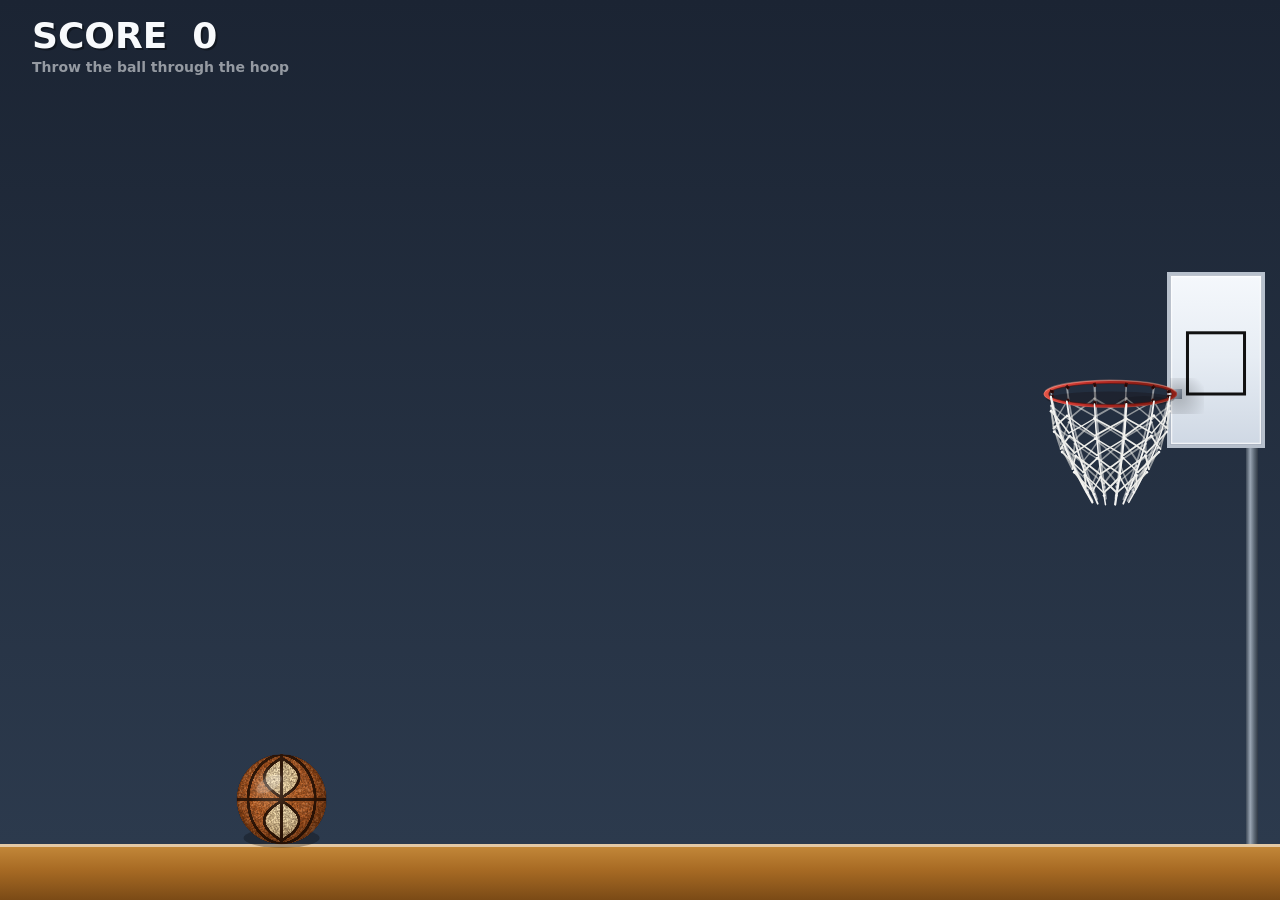
<file: basketball game/index.html>
<!DOCTYPE html>
<html lang="en">
<head>
    <meta charset="UTF-8">
    <meta name="viewport" content="width=device-width, initial-scale=1.0">
    <title>Basketball Game</title>
    <link rel="stylesheet" href="app.css">
</head>
<body>
    <canvas id="canvas"></canvas>
    <script src="basketball.js"></script>
</body>
</html>
</file>
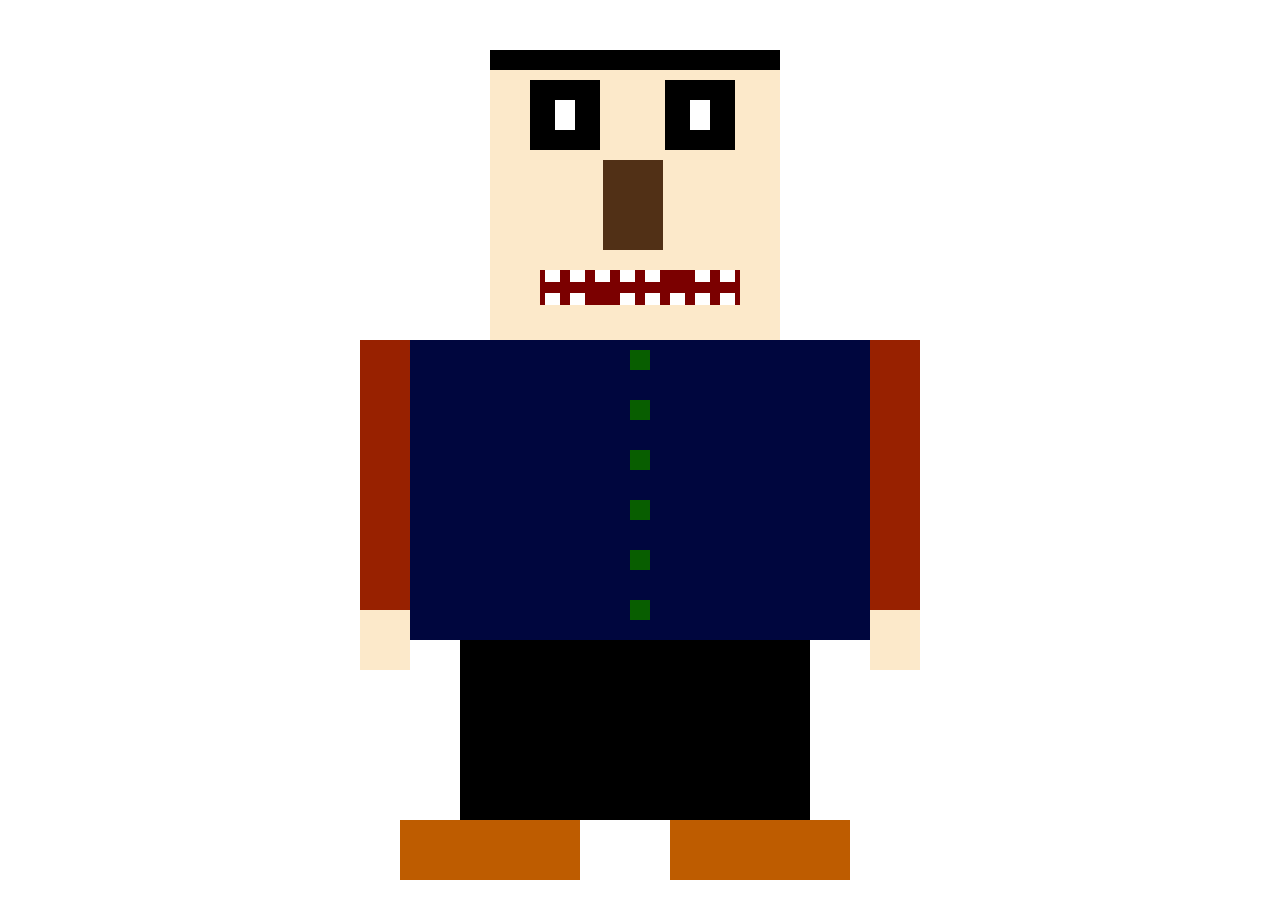
<file: Session2 setup/index.html>
<!DOCTYPE html>
<html lang="en">
<head>
    <meta charset="UTF-8">
    <meta name="viewport" content="width=device-width, initial-scale=1.0">
    <title>session2 setup</title>
    <link rel="stylesheet" href="app.css">
</head>
<body>
    <canvas id="canvas" width="1400px" height="900px"></canvas>
    <script src="script.js"></script>
</body>
</html>
</file>
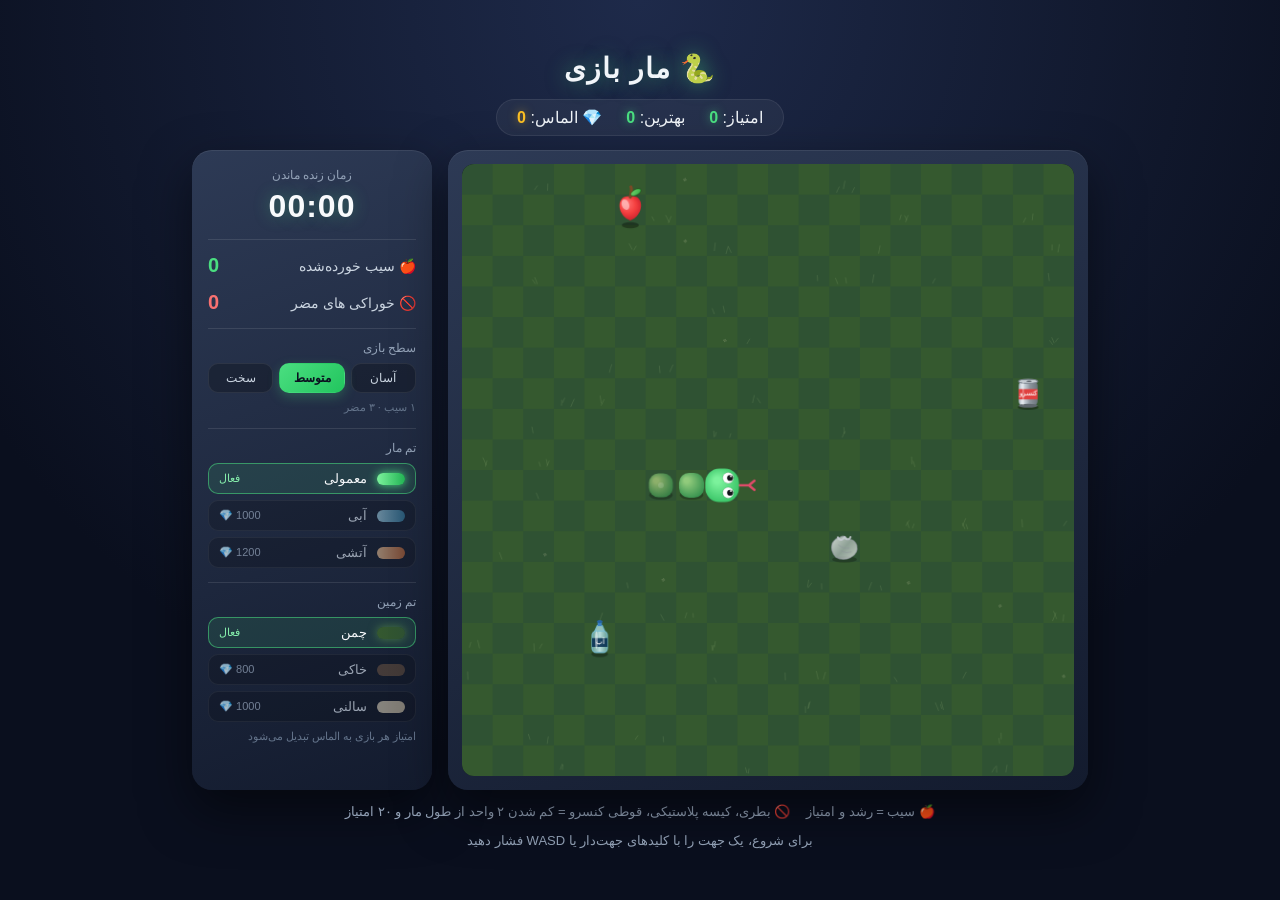
<file: Session3 snake game/index.html>
<!DOCTYPE html>
<html lang="fa" dir="rtl">
<head>
<meta charset="UTF-8">
<title>مار بازی sobhankj</title>
<link rel="stylesheet" href="style.css">
</head>
<body>

<h1>🐍 مار بازی</h1>
<div id="scoreBoard">
  <div>امتیاز: <span id="score">0</span></div>
  <div>بهترین: <span id="highScore">0</span></div>
  <div class="gems-stat">💎 الماس: <span id="gemCount">0</span></div>
</div>

<div id="playArea">
  <div id="canvasWrap">
    <canvas id="gameCanvas" width="640" height="640"></canvas>
  </div>
  <aside id="statsBox">
    <div id="statsTime">
      <div class="stats-label">زمان زنده ماندن</div>
      <div id="aliveTime">00:00</div>
    </div>
    <div class="stats-row apple">
      <span>🍎 سیب خورده‌شده</span>
      <strong id="appleCount">0</strong>
    </div>
    <div class="stats-row harmful-total">
      <span>🚫 خوراکی های مضر</span>
      <strong id="harmfulCount">0</strong>
    </div>

    <div class="stats-section">
      <div class="stats-label">سطح بازی</div>
      <div class="choice-row" id="difficultyChoices">
        <button type="button" class="choice-btn" data-diff="easy">آسان</button>
        <button type="button" class="choice-btn active" data-diff="medium">متوسط</button>
        <button type="button" class="choice-btn" data-diff="hard">سخت</button>
      </div>
      <div class="choice-hint" id="diffHint">۱ سیب · ۳ مضر</div>
    </div>

    <div class="stats-section">
      <div class="stats-label">تم مار</div>
      <div class="theme-row" id="themeChoices">
        <button type="button" class="theme-btn active" data-theme="classic">
          <span class="theme-swatch swatch-classic"></span>
          <span class="theme-meta">
            <span class="theme-name">معمولی</span>
            <span class="theme-status"></span>
          </span>
        </button>
        <button type="button" class="theme-btn" data-theme="ice">
          <span class="theme-swatch swatch-ice"></span>
          <span class="theme-meta">
            <span class="theme-name">آبی</span>
            <span class="theme-status"></span>
          </span>
        </button>
        <button type="button" class="theme-btn" data-theme="fire">
          <span class="theme-swatch swatch-fire"></span>
          <span class="theme-meta">
            <span class="theme-name">آتشی</span>
            <span class="theme-status"></span>
          </span>
        </button>
      </div>
    </div>

    <div class="stats-section">
      <div class="stats-label">تم زمین</div>
      <div class="theme-row" id="groundChoices">
        <button type="button" class="theme-btn active" data-ground="grass">
          <span class="theme-swatch swatch-grass"></span>
          <span class="theme-meta">
            <span class="theme-name">چمن</span>
            <span class="theme-status"></span>
          </span>
        </button>
        <button type="button" class="theme-btn" data-ground="dirt">
          <span class="theme-swatch swatch-dirt"></span>
          <span class="theme-meta">
            <span class="theme-name">خاکی</span>
            <span class="theme-status"></span>
          </span>
        </button>
        <button type="button" class="theme-btn" data-ground="hall">
          <span class="theme-swatch swatch-hall"></span>
          <span class="theme-meta">
            <span class="theme-name">سالنی</span>
            <span class="theme-status"></span>
          </span>
        </button>
      </div>
      <div class="choice-hint">امتیاز هر بازی به الماس تبدیل می‌شود</div>
    </div>
  </aside>
</div>

<div id="legend">
  <div>🍎 سیب = رشد و امتیاز</div>
  <div><span>🚫</span> بطری، کیسه پلاستیکی، قوطی کنسرو = کم شدن ۲ واحد از طول مار و ۲۰ امتیاز</div>
</div>

<div class="hint" id="hintText">برای شروع، یک جهت را با کلیدهای جهت‌دار یا WASD فشار دهید</div>

<div id="controls">
  <button id="up">▲</button>
  <button id="left">◀</button>
  <button id="down">▼</button>
  <button id="right">▶</button>
</div>

<div id="overlay">
  <h2>باختی! 💥</h2>
  <p id="finalScore">امتیاز نهایی: 0</p>
  <p id="gemsEarned" class="gems-earned"></p>
  <button id="restartBtn">بازی مجدد</button>
</div>

<div id="shopToast" hidden></div>

<script src="game.js"></script>

</body>
</html>
</file>
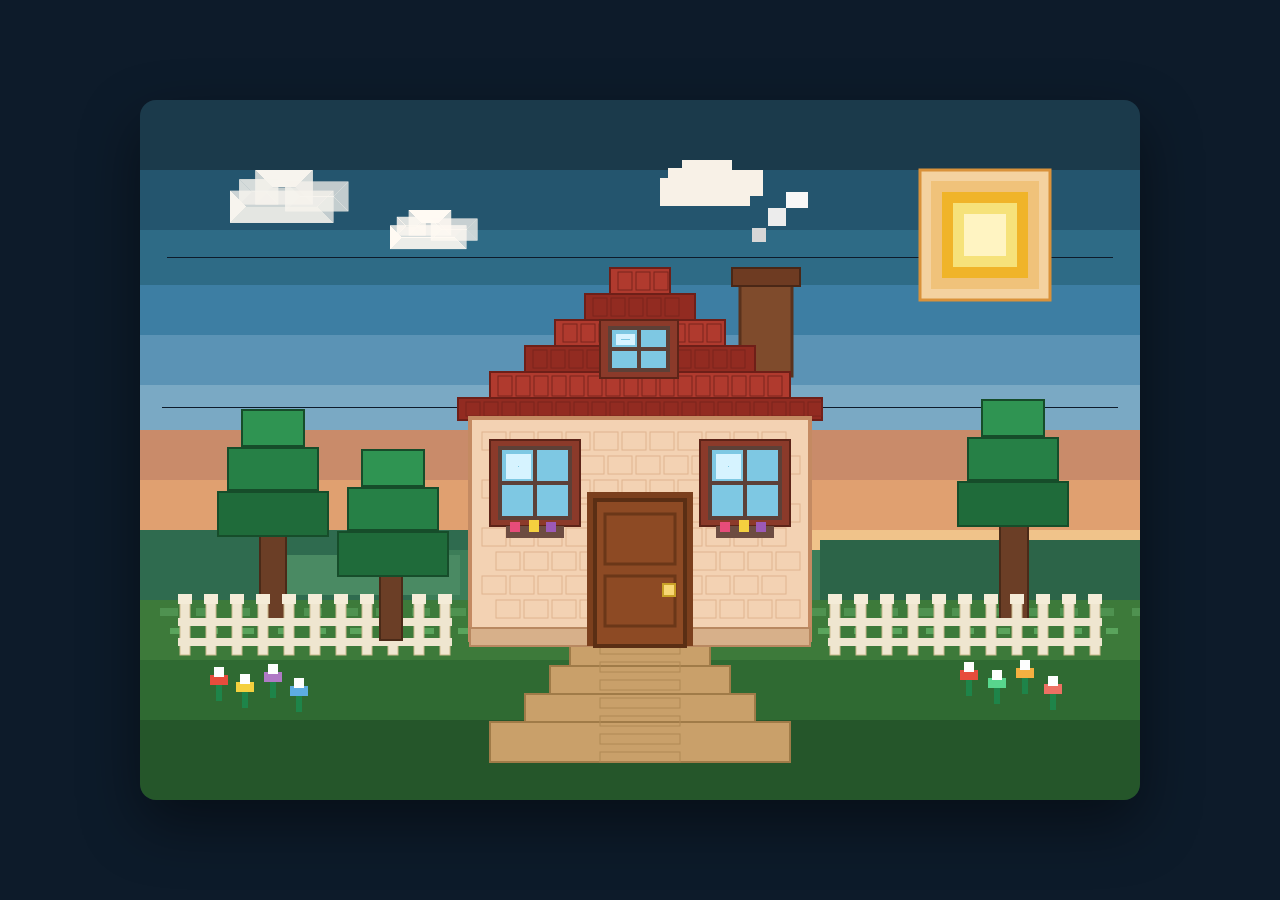
<file: Session4 home/index.html>
<!DOCTYPE html>
<html lang="en">
<head>
    <meta charset="UTF-8">
    <meta name="viewport" content="width=device-width, initial-scale=1.0">
    <title>session4 home</title>
    <link rel="stylesheet" href="app.css">
</head>
<body>
    <canvas id="canvas" width="1000" height="700"></canvas>
    <script src="home.js"></script>
</body>
</html>
</file>
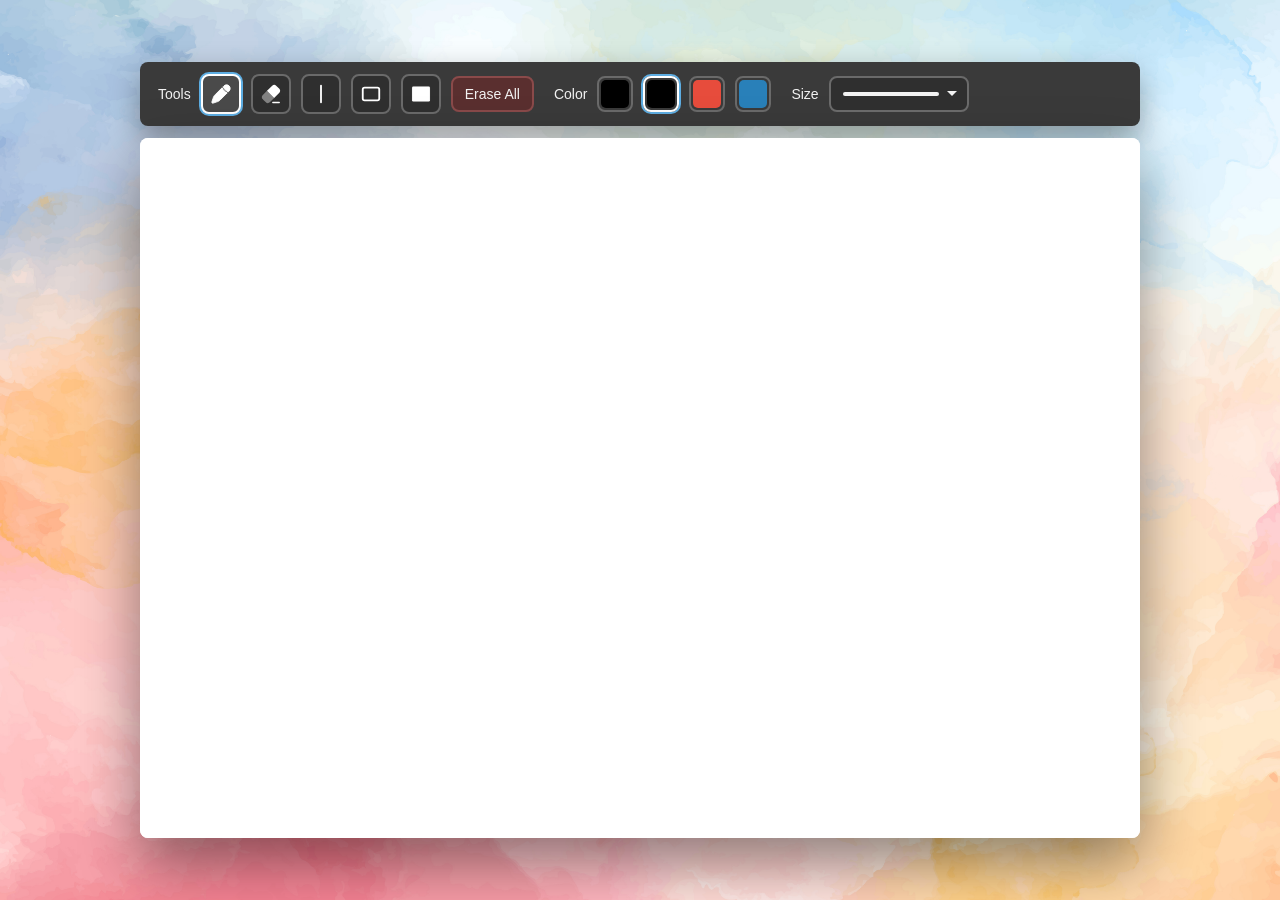
<file: Session5 paint/index.html>
<!DOCTYPE html>
<html lang="en">
<head>
    <meta charset="UTF-8">
    <meta name="viewport" content="width=device-width, initial-scale=1.0">
    <title>Session5 paint</title>
    <link rel="stylesheet" href="app.css">
</head>
<body>
    <div class="paint-app">
        <div class="toolbar">
            <div class="toolbar-group">
                <span>Tools</span>
                <button type="button" class="tool-btn active" data-tool="pen" title="Pen" aria-label="Pen">
                    <img src="icons/pen.svg" alt="">
                </button>
                <button type="button" class="tool-btn" data-tool="eraser" title="Eraser" aria-label="Eraser">
                    <img src="icons/eraser.svg" alt="">
                </button>
                <button type="button" class="tool-btn" data-tool="line" title="Line" aria-label="Line">
                    <img src="icons/line.svg" alt="">
                </button>
                <button type="button" class="tool-btn" data-tool="rect" title="Rect" aria-label="Rect">
                    <img src="icons/rectangle.svg" alt="">
                </button>
                <button type="button" class="tool-btn" data-tool="fillRect" title="Fill Rect" aria-label="Fill Rect">
                    <img src="icons/fill-rectangle.svg" alt="">
                </button>
                <button type="button" class="action-btn" id="eraseAllBtn">Erase All</button>
            </div>

            <div class="toolbar-group">
                <span>Color</span>
                <input type="color" id="colorPicker" value="#000000">
                <input type="color" class="preset active" value="#000000">
                <input type="color" class="preset" value="#e74c3c">
                <input type="color" class="preset" value="#2980b9">
            </div>

            <div class="toolbar-group">
                <span>Size</span>
                <div class="size-select" id="sizeSelect">
                    <button type="button" class="size-select-toggle" id="sizeToggle" aria-expanded="false">
                        <span class="size-line" id="sizePreview"></span>
                    </button>
                    <div class="size-options" id="sizeOptions" hidden>
                        <button type="button" class="size-option" data-size="2">
                            <span class="size-line" style="height: 2px;"></span>
                        </button>
                        <button type="button" class="size-option active" data-size="4">
                            <span class="size-line" style="height: 4px;"></span>
                        </button>
                        <button type="button" class="size-option" data-size="8">
                            <span class="size-line" style="height: 8px;"></span>
                        </button>
                        <button type="button" class="size-option" data-size="12">
                            <span class="size-line" style="height: 12px;"></span>
                        </button>
                        <button type="button" class="size-option" data-size="20">
                            <span class="size-line" style="height: 20px;"></span>
                        </button>
                    </div>
                </div>
            </div>
        </div>

        <canvas id="canvas" width="1000" height="700"></canvas>
    </div>
    <script src="paint.js"></script>
</body>
</html>
</file>
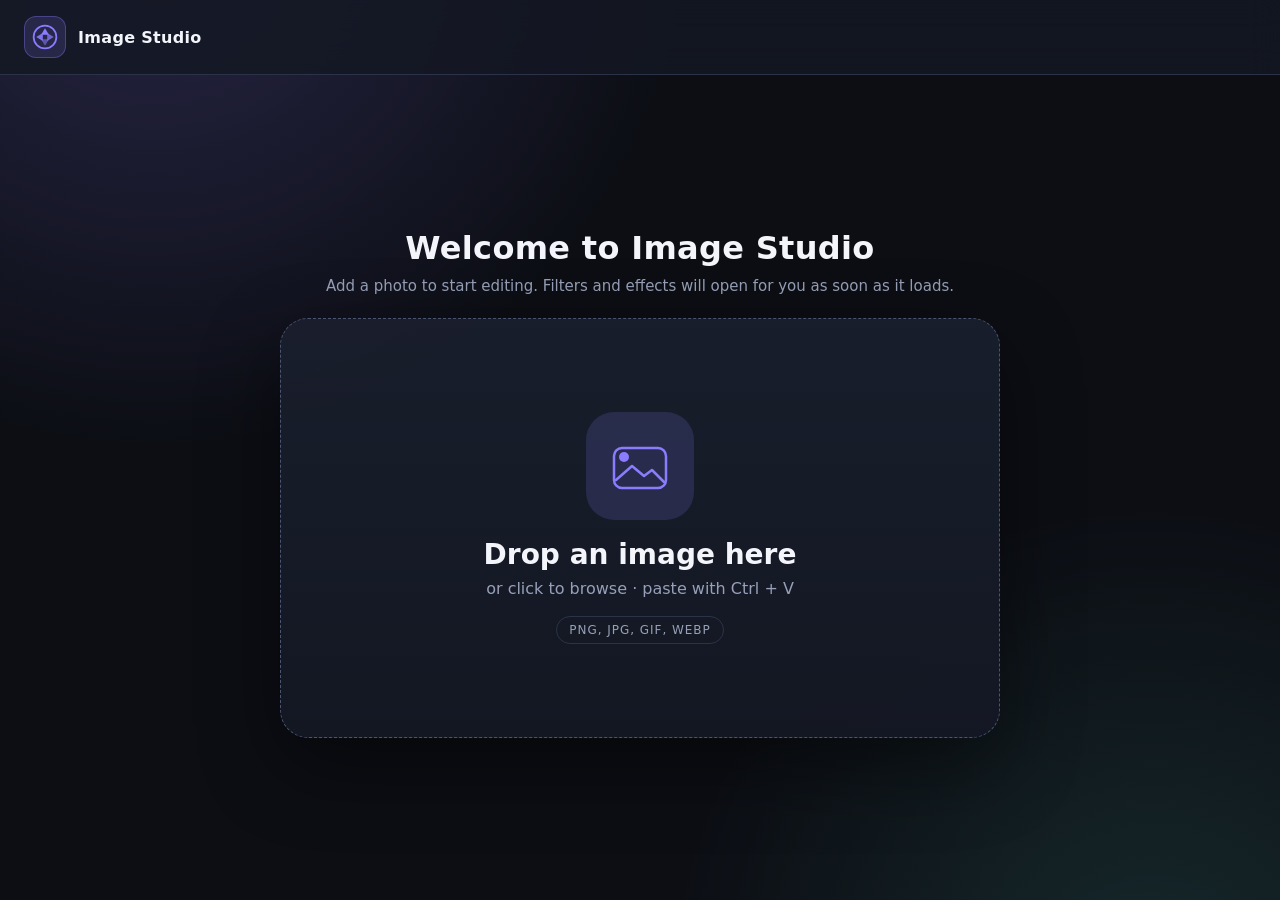
<file: Session6 ImageEditor/index.html>
<!DOCTYPE html>
<html lang="en">
<head>
    <meta charset="UTF-8">
    <meta name="viewport" content="width=device-width, initial-scale=1.0">
    <title>Image Editor</title>
    <link rel="stylesheet" href="app.css">
</head>
<body>
    <input type="file" id="fileInput" accept="image/*" hidden>

    <svg class="svg-fx" aria-hidden="true" focusable="false">
        <defs>
            <filter id="fxChain" color-interpolation-filters="sRGB" x="-40%" y="-40%" width="180%" height="180%">
                <feGaussianBlur id="fxBlur" in="SourceGraphic" stdDeviation="0 0" result="blurred"></feGaussianBlur>
                <feConvolveMatrix id="fxSharpen" in="blurred" order="3" kernelMatrix="0 0 0 0 1 0 0 0 0" preserveAlpha="true" result="sharp"></feConvolveMatrix>
                <feComponentTransfer id="fxTone" in="sharp" result="toned">
                    <feFuncR id="fxGammaR" type="gamma" amplitude="1" exponent="1" offset="0"></feFuncR>
                    <feFuncG id="fxGammaG" type="gamma" amplitude="1" exponent="1" offset="0"></feFuncG>
                    <feFuncB id="fxGammaB" type="gamma" amplitude="1" exponent="1" offset="0"></feFuncB>
                </feComponentTransfer>
            </filter>
            <filter id="duotone" color-interpolation-filters="sRGB">
                <feColorMatrix id="duotoneMatrix" type="matrix" values="1 0 0 0 0  0 1 0 0 0  0 0 1 0 0  0 0 0 1 0"></feColorMatrix>
            </filter>
        </defs>
    </svg>

    <div class="editor">
        <header class="topbar">
            <div class="brand">
                <span class="brand-mark" aria-hidden="true">
                    <svg viewBox="0 0 32 32" width="28" height="28">
                        <circle cx="16" cy="16" r="13" fill="none" stroke="currentColor" stroke-width="2"></circle>
                        <path d="M16 6 L20.5 13.5 H11.5 Z" fill="currentColor"></path>
                        <path d="M26 16 L18.5 20.5 V11.5 Z" fill="currentColor" opacity="0.75"></path>
                        <path d="M16 26 L11.5 18.5 H20.5 Z" fill="currentColor" opacity="0.55"></path>
                        <path d="M6 16 L13.5 11.5 V20.5 Z" fill="currentColor" opacity="0.9"></path>
                    </svg>
                </span>
                <div>
                    <strong>Image Studio</strong>
                </div>
            </div>

            <div class="image-meta" data-image-meta hidden>
                <span class="file-name" data-file-name></span>
                <span data-image-size></span>
            </div>

            <div class="topbar-actions" data-editor-actions hidden>
                <button type="button" class="ghost-btn js-change-image">Change image</button>
                <button type="button" class="primary-btn js-download">Download</button>
            </div>
        </header>

        <main class="workspace" id="workspace">
            <div class="landing" id="landing">
                <div class="welcome">
                    <h1>Welcome to Image Studio</h1>
                    <p>Add a photo to start editing. Filters and effects will open for you as soon as it loads.</p>
                </div>

                <label class="dropzone" id="dropzone" for="fileInput">
                <span class="dropzone-glow" aria-hidden="true"></span>
                <span class="dropzone-icon" aria-hidden="true">
                    <svg viewBox="0 0 72 72" width="72" height="72">
                        <rect x="10" y="18" width="52" height="40" rx="8" fill="none" stroke="currentColor" stroke-width="2.5"></rect>
                        <circle cx="20" cy="27" r="5" fill="currentColor"></circle>
                        <path d="M12 50 L28 36 L40 46 L48 40 L60 52" fill="none" stroke="currentColor" stroke-width="2.5" stroke-linecap="round" stroke-linejoin="round"></path>
                    </svg>
                </span>
                <span class="dropzone-title">Drop an image here</span>
                <span class="dropzone-copy">or click to browse · paste with Ctrl + V</span>
                <span class="dropzone-hint">PNG, JPG, GIF, WebP</span>
                <span class="dropzone-error" id="dropError" hidden>Please choose an image file.</span>
            </label>
            </div>

            <div class="canvas-stage" id="canvasStage" hidden>
                <div class="canvas-frame">
                    <div class="canvas-board">
                        <div class="image-stack" id="imageStack">
                            <div class="image-clip">
                                <canvas id="canvas"></canvas>
                                <canvas id="duotoneCanvas" class="duotone-layer"></canvas>
                                <div class="vignette-overlay" id="vignetteOverlay"></div>
                                <div class="grain-overlay" id="grainOverlay"></div>
                            </div>
                        </div>
                    </div>
                </div>
            </div>

            <div class="sheet-scrim" id="sheetScrim" hidden></div>

            <aside class="sheet" id="sheet" hidden role="dialog" aria-modal="false" aria-label="Editor tools">
                <div class="sheet-header" id="sheetHeader">
                    <button type="button" class="sheet-handle" id="sheetHandle" aria-expanded="false" aria-controls="sheetPanels" aria-label="Toggle editor drawer">
                        <span class="sheet-grip" aria-hidden="true"></span>
                    </button>
                    <div class="tab-bar" role="tablist" aria-label="Editor sections">
                        <button type="button" class="tab-btn" role="tab" id="tabImage" aria-controls="panelImage" aria-selected="false" tabindex="-1">Image</button>
                        <button type="button" class="tab-btn is-active" role="tab" id="tabFilters" aria-controls="filtersPanel" aria-selected="true" tabindex="0">Filters</button>
                    </div>
                </div>

                <div class="sheet-panels" id="sheetPanels">
                    <div class="sheet-panel" role="tabpanel" id="panelImage" aria-labelledby="tabImage" hidden>
                        <div class="image-meta" data-image-meta>
                            <span class="file-name" data-file-name></span>
                            <span data-image-size></span>
                        </div>
                        <div class="sheet-actions" data-editor-actions>
                            <button type="button" class="ghost-btn js-change-image">Change image</button>
                            <button type="button" class="primary-btn js-download">Download</button>
                        </div>
                    </div>

                    <div class="sheet-panel filters-panel" role="tabpanel" id="filtersPanel" aria-labelledby="tabFilters">
                <div class="panel-header" id="filtersHeader">
                    <div>
                        <h2>Filters</h2>
                        <p>Adjust the look of the image</p>
                    </div>
                    <button type="button" class="ghost-btn" id="resetFiltersBtn">Reset</button>
                </div>

                <div class="category-grid" id="categoryGrid">
                    <button type="button" class="category-tile" data-open-category="light">
                        <span class="category-tile-dot" data-category-dot="light" hidden></span>
                        <span class="category-tile-icon" aria-hidden="true">
                            <svg viewBox="0 0 24 24" fill="none" stroke="currentColor" stroke-width="1.75">
                                <circle cx="12" cy="12" r="4"></circle>
                                <path stroke-linecap="round" d="M12 3v2M12 19v2M3 12h2M19 12h2M5.64 5.64l1.41 1.41M16.95 16.95l1.41 1.41M5.64 18.36l1.41-1.41M16.95 7.05l1.41-1.41"></path>
                            </svg>
                        </span>
                        <span class="category-tile-label">Light</span>
                        <span class="category-tile-caption" data-category-caption="light" hidden></span>
                    </button>
                    <button type="button" class="category-tile" data-open-category="color">
                        <span class="category-tile-dot" data-category-dot="color" hidden></span>
                        <span class="category-tile-icon" aria-hidden="true">
                            <svg viewBox="0 0 24 24" fill="none" stroke="currentColor" stroke-width="1.75">
                                <path stroke-linejoin="round" d="M12 3s6.5 7.2 6.5 11.1A6.5 6.5 0 1 1 5.5 14.1C5.5 10.2 12 3 12 3z"></path>
                                <path stroke-linecap="round" d="M9.2 14.2c.4 1.8 1.7 2.8 3.3 2.8"></path>
                            </svg>
                        </span>
                        <span class="category-tile-label">Color</span>
                        <span class="category-tile-caption" data-category-caption="color" hidden></span>
                    </button>
                    <button type="button" class="category-tile" data-open-category="blur">
                        <span class="category-tile-dot" data-category-dot="blur" hidden></span>
                        <span class="category-tile-icon" aria-hidden="true">
                            <svg viewBox="0 0 24 24" fill="none" stroke="currentColor" stroke-width="1.75">
                                <circle cx="9" cy="12" r="5.5" opacity="0.4"></circle>
                                <circle cx="15" cy="12" r="5.5"></circle>
                            </svg>
                        </span>
                        <span class="category-tile-label">Blur &amp; sharpen</span>
                        <span class="category-tile-caption" data-category-caption="blur" hidden></span>
                    </button>
                    <button type="button" class="category-tile" data-open-category="tone">
                        <span class="category-tile-dot" data-category-dot="tone" hidden></span>
                        <span class="category-tile-icon" aria-hidden="true">
                            <svg viewBox="0 0 24 24" fill="none" stroke="currentColor" stroke-width="1.75">
                                <circle cx="12" cy="12" r="8"></circle>
                                <path stroke-linecap="round" d="M12 12l4.2-4.2"></path>
                                <circle cx="12" cy="12" r="1.6" fill="currentColor" stroke="none"></circle>
                            </svg>
                        </span>
                        <span class="category-tile-label">Tone &amp; style</span>
                        <span class="category-tile-caption" data-category-caption="tone" hidden></span>
                    </button>
                    <button type="button" class="category-tile" data-open-category="shadow">
                        <span class="category-tile-dot" data-category-dot="shadow" hidden></span>
                        <span class="category-tile-icon" aria-hidden="true">
                            <svg viewBox="0 0 24 24" fill="none" stroke="currentColor" stroke-width="1.75">
                                <rect x="5" y="5" width="10" height="10" rx="2" opacity="0.4"></rect>
                                <rect x="9" y="9" width="10" height="10" rx="2"></rect>
                            </svg>
                        </span>
                        <span class="category-tile-label">Drop shadow</span>
                        <span class="category-tile-caption" data-category-caption="shadow" hidden></span>
                    </button>
                    <button type="button" class="category-tile" data-open-category="advanced">
                        <span class="category-tile-dot" data-category-dot="advanced" hidden></span>
                        <span class="category-tile-icon" aria-hidden="true">
                            <svg viewBox="0 0 24 24" fill="none" stroke="currentColor" stroke-width="1.75">
                                <path stroke-linecap="round" d="M4 7h16M4 12h16M4 17h16"></path>
                                <circle cx="9" cy="7" r="1.7" fill="currentColor" stroke="none"></circle>
                                <circle cx="15" cy="12" r="1.7" fill="currentColor" stroke="none"></circle>
                                <circle cx="11" cy="17" r="1.7" fill="currentColor" stroke="none"></circle>
                            </svg>
                        </span>
                        <span class="category-tile-label">Advanced</span>
                        <span class="category-tile-caption" data-category-caption="advanced" hidden></span>
                    </button>
                </div>

                <div class="category-detail" id="categoryDetail" hidden>
                    <div class="category-sub-header" id="categorySubHeader">
                        <button type="button" class="category-back-btn" id="categoryBackBtn">
                            <svg viewBox="0 0 24 24" width="18" height="18" fill="none" stroke="currentColor" stroke-width="2" aria-hidden="true">
                                <path stroke-linecap="round" stroke-linejoin="round" d="M15 5l-7 7 7 7"></path>
                            </svg>
                            <span id="categoryTitle">Light</span>
                        </button>
                        <button type="button" class="category-reset-link" id="categoryResetBtn">Reset</button>
                    </div>

                    <div class="category-body">
                        <div class="filter-group" data-category="light" hidden>
                            <label class="filter-control">
                                <span class="filter-label">
                                    <span>Brightness</span>
                                    <span data-value-for="brightness">1</span>
                                </span>
                                <input type="range" id="brightness" data-filter="brightness" min="0" max="3" step="0.01" value="1">
                            </label>

                            <label class="filter-control">
                                <span class="filter-label">
                                    <span>Contrast</span>
                                    <span data-value-for="contrast">100%</span>
                                </span>
                                <input type="range" id="contrast" data-filter="contrast" data-unit="%" min="0" max="300" step="1" value="100">
                            </label>

                            <label class="filter-control">
                                <span class="filter-label">
                                    <span>Opacity</span>
                                    <span data-value-for="opacity">100%</span>
                                </span>
                                <input type="range" id="opacity" data-filter="opacity" data-unit="%" min="0" max="100" step="1" value="100">
                            </label>
                        </div>

                        <div class="filter-group" data-category="color" hidden>
                            <label class="filter-control" id="grayscaleControl">
                                <span class="filter-label">
                                    <span>Grayscale</span>
                                    <span data-value-for="grayscale">0%</span>
                                </span>
                                <input type="range" id="grayscale" data-filter="grayscale" data-unit="%" min="0" max="100" step="1" value="0">
                            </label>

                            <label class="filter-control">
                                <span class="filter-label">
                                    <span>Hue rotate</span>
                                    <span data-value-for="hueRotate">0deg</span>
                                </span>
                                <input type="range" id="hueRotate" data-filter="hue-rotate" data-unit="deg" min="0" max="360" step="1" value="0">
                            </label>

                            <label class="filter-control">
                                <span class="filter-label">
                                    <span>Saturate</span>
                                    <span data-value-for="saturate">1</span>
                                </span>
                                <input type="range" id="saturate" data-filter="saturate" min="0" max="10" step="0.1" value="1">
                            </label>

                            <label class="filter-control">
                                <span class="filter-label">
                                    <span>Sepia</span>
                                    <span data-value-for="sepia">0%</span>
                                </span>
                                <input type="range" id="sepia" data-filter="sepia" data-unit="%" min="0" max="100" step="1" value="0">
                            </label>

                            <label class="filter-control">
                                <span class="filter-label">
                                    <span>Invert</span>
                                    <span data-value-for="invert">0%</span>
                                </span>
                                <input type="range" id="invert" data-filter="invert" data-unit="%" min="0" max="100" step="1" value="0">
                            </label>
                        </div>

                        <div class="filter-group" data-category="blur" hidden>
                            <label class="filter-control">
                                <span class="filter-label">
                                    <span>Blur</span>
                                    <span data-value-for="blur">0px</span>
                                </span>
                                <input type="range" id="blur" data-filter="blur" data-unit="px" min="0" max="25" step="0.1" value="0">
                            </label>

                            <label class="filter-control">
                                <span class="filter-label">
                                    <span>Motion blur</span>
                                    <span data-value-for="motionBlur">0px</span>
                                </span>
                                <input type="range" id="motionBlur" data-unit="px" min="0" max="25" step="0.1" value="0">
                            </label>

                            <div class="angle-presets" id="motionAngle">
                                <button type="button" class="angle-btn active" data-angle="0">0°</button>
                                <button type="button" class="angle-btn" data-angle="45">45°</button>
                                <button type="button" class="angle-btn" data-angle="90">90°</button>
                                <button type="button" class="angle-btn" data-angle="135">135°</button>
                            </div>

                            <label class="filter-control">
                                <span class="filter-label">
                                    <span>Sharpen</span>
                                    <span data-value-for="sharpen">0%</span>
                                </span>
                                <input type="range" id="sharpen" data-unit="%" min="0" max="100" step="1" value="0">
                            </label>
                        </div>

                        <div class="filter-group" data-category="tone" hidden>
                            <label class="filter-control">
                                <span class="filter-label">
                                    <span>Vignette</span>
                                    <span data-value-for="vignette">0%</span>
                                </span>
                                <input type="range" id="vignette" data-unit="%" min="0" max="100" step="1" value="0">
                            </label>

                            <label class="filter-control">
                                <span class="filter-label">
                                    <span>Grain</span>
                                    <span data-value-for="grain">0%</span>
                                </span>
                                <input type="range" id="grain" data-unit="%" min="0" max="100" step="1" value="0">
                            </label>

                            <div class="swatch-row">
                                <label class="swatch-control">
                                    <span>Shadows</span>
                                    <input type="color" id="duotoneShadows" value="#1b3654">
                                </label>
                                <label class="swatch-control">
                                    <span>Highlights</span>
                                    <input type="color" id="duotoneHighlights" value="#f2d5b0">
                                </label>
                            </div>

                            <label class="filter-control">
                                <span class="filter-label">
                                    <span>Duotone mix</span>
                                    <span data-value-for="duotoneMix">0%</span>
                                </span>
                                <input type="range" id="duotoneMix" data-unit="%" min="0" max="100" step="1" value="0">
                            </label>

                            <label class="filter-control">
                                <span class="filter-label">
                                    <span>Midtones</span>
                                    <span data-value-for="midtones">0</span>
                                </span>
                                <input type="range" id="midtones" min="-100" max="100" step="1" value="0">
                            </label>
                        </div>

                        <div class="filter-group" data-category="shadow" hidden>
                            <label class="toggle-row">
                                <span>
                                    <strong>Drop shadow</strong>
                                    <small>Optional outline glow</small>
                                </span>
                                <input type="checkbox" id="shadowEnabled">
                            </label>

                            <div class="shadow-settings" id="shadowSettings" hidden>
                                <label class="filter-control">
                                    <span class="filter-label">
                                        <span>Offset X</span>
                                        <span data-value-for="shadowX">8px</span>
                                    </span>
                                    <input type="range" id="shadowX" data-unit="px" min="-40" max="40" step="1" value="8">
                                </label>

                                <label class="filter-control">
                                    <span class="filter-label">
                                        <span>Offset Y</span>
                                        <span data-value-for="shadowY">8px</span>
                                    </span>
                                    <input type="range" id="shadowY" data-unit="px" min="-40" max="40" step="1" value="8">
                                </label>

                                <label class="filter-control">
                                    <span class="filter-label">
                                        <span>Blur</span>
                                        <span data-value-for="shadowBlur">10px</span>
                                    </span>
                                    <input type="range" id="shadowBlur" data-unit="px" min="0" max="40" step="1" value="10">
                                </label>

                                <label class="filter-control filter-control-color">
                                    <span class="filter-label">
                                        <span>Color</span>
                                        <span data-value-for="shadowColor">#008000</span>
                                    </span>
                                    <input type="color" id="shadowColor" value="#008000">
                                </label>
                            </div>
                        </div>

                        <div class="filter-group" id="advancedGroup" data-category="advanced" hidden>
                            <label class="filter-control">
                                <span class="filter-label">
                                    <span>Posterize levels</span>
                                    <span data-value-for="posterize">Off</span>
                                </span>
                                <input type="range" id="posterize" min="0" max="16" step="1" value="0">
                            </label>

                            <label class="toggle-row">
                                <span>
                                    <strong>B&amp;W threshold</strong>
                                    <small>Replaces grayscale</small>
                                </span>
                                <input type="checkbox" id="thresholdEnabled">
                            </label>

                            <label class="filter-control is-disabled" id="thresholdControl">
                                <span class="filter-label">
                                    <span>Threshold</span>
                                    <span data-value-for="threshold">128</span>
                                </span>
                                <input type="range" id="threshold" min="0" max="255" step="1" value="128" disabled>
                            </label>

                            <label class="filter-control">
                                <span class="filter-label">
                                    <span>Pixelate</span>
                                    <span data-value-for="pixelate">Off</span>
                                </span>
                                <input type="range" id="pixelate" data-unit="px" min="1" max="40" step="1" value="1">
                            </label>

                            <label class="filter-control">
                                <span class="filter-label">
                                    <span>Chromatic aberration</span>
                                    <span data-value-for="aberration">0px</span>
                                </span>
                                <input type="range" id="aberration" data-unit="px" min="0" max="20" step="1" value="0">
                            </label>
                        </div>
                    </div>
                </div>
                    </div>
                </div>
            </aside>
        </main>
    </div>

    <div class="progress-overlay" id="progressOverlay" hidden role="status" aria-live="assertive" aria-busy="false">
        <div class="progress-card">
            <p class="progress-title" id="progressLabel">Uploading image</p>
            <div class="progress-track" id="progressBar" role="progressbar" aria-valuemin="0" aria-valuemax="100" aria-valuenow="0">
                <div class="progress-fill" id="progressFill"></div>
            </div>
            <p class="progress-percent" id="progressValue">0%</p>
        </div>
    </div>

    <script src="imageEditor.js"></script>
</body>
</html>
</file>
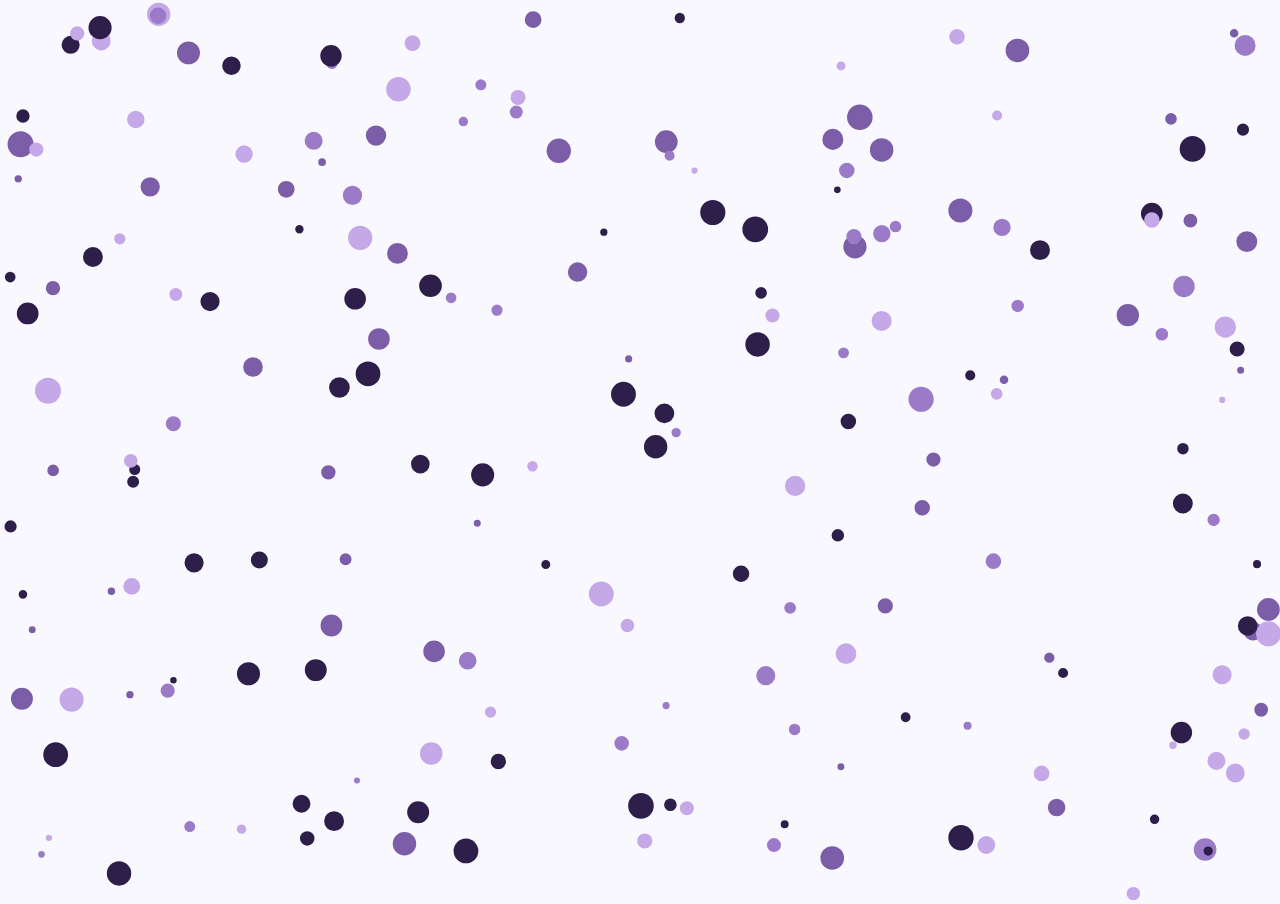
<file: Session7/index.html>
<!DOCTYPE html>
<html lang="en">
<head>
    <meta charset="UTF-8">
    <meta name="viewport" content="width=device-width, initial-scale=1.0">
    <title>session7</title>
    <link rel="stylesheet" href="app.css">
</head>
<body>
    <canvas></canvas>
    <script src="script.js"></script>
</body>
</html>
</file>
<file: basketball game/app.css>
body {
    margin: 0;
    padding: 0;
    overflow: hidden;
    box-sizing: border-box;
    background: #1b2433;
}

canvas {
    display: block;
    touch-action: none;
}
</file>
<file: Session2 setup/app.css>
* {
    margin: 0;
    padding: 0;
    box-sizing: border-box;
}

body {
    display: flex;
    justify-content: center;
    align-items: center;
}

canvas {
    background-color: rgb(255, 255, 255);
}
</file>
<file: Session3 snake game/style.css>
* { box-sizing: border-box; }
body {
  margin: 0;
  min-height: 100vh;
  display: flex;
  flex-direction: column;
  align-items: center;
  justify-content: center;
  background: radial-gradient(circle at 50% 0%, #1e2a4a 0%, #0a0f1e 70%);
  font-family: 'Vazirmatn', 'Tahoma', 'Segoe UI', sans-serif;
  color: #f1f5f9;
  gap: 14px;
  padding: 16px;
  overflow-x: hidden;
}
h1 {
  margin: 0;
  font-size: 28px;
  letter-spacing: 1px;
  text-shadow: 0 0 20px rgba(74, 222, 128, 0.5);
}
#scoreBoard {
  display: flex;
  gap: 24px;
  font-size: 16px;
  background: rgba(255,255,255,0.05);
  padding: 8px 20px;
  border-radius: 999px;
  border: 1px solid rgba(255,255,255,0.08);
}
#scoreBoard span {
  font-weight: bold;
  color: #4ade80;
  text-shadow: 0 0 10px rgba(74, 222, 128, 0.6);
}
#scoreBoard .gems-stat span {
  color: #fbbf24;
  text-shadow: 0 0 10px rgba(251, 191, 36, 0.55);
}
#playArea {
  display: flex;
  flex-direction: row;
  align-items: stretch;
  justify-content: center;
  gap: 16px;
  max-width: 100%;
}
#canvasWrap {
  position: relative;
  border-radius: 20px;
  padding: 14px;
  background: linear-gradient(160deg, #2d3a55, #131b2e);
  box-shadow:
    0 20px 50px rgba(0,0,0,0.5),
    inset 0 1px 0 rgba(255,255,255,0.08);
  flex-shrink: 0;
}
#gameCanvas {
  display: block;
  background: #0d1424;
  border-radius: 12px;
  touch-action: none;
  width: min(640px, calc(90vw - 280px), 68vh);
  height: auto;
  aspect-ratio: 1;
  box-shadow: inset 0 0 36px rgba(0,0,0,0.16);
}
#statsBox {
  width: 240px;
  flex-shrink: 0;
  display: flex;
  flex-direction: column;
  gap: 14px;
  padding: 18px 16px;
  border-radius: 20px;
  background: linear-gradient(160deg, #2d3a55, #131b2e);
  box-shadow:
    0 20px 50px rgba(0,0,0,0.5),
    inset 0 1px 0 rgba(255,255,255,0.08);
  text-align: right;
}
#statsTime {
  text-align: center;
  padding-bottom: 14px;
  border-bottom: 1px solid rgba(255,255,255,0.1);
}
#statsTime .stats-label {
  font-size: 12px;
  color: #94a3b8;
  margin-bottom: 6px;
}
#aliveTime {
  font-size: 32px;
  font-weight: bold;
  font-variant-numeric: tabular-nums;
  color: #f8fafc;
  letter-spacing: 1px;
  text-shadow: 0 0 16px rgba(74, 222, 128, 0.35);
}
.stats-row {
  display: flex;
  justify-content: space-between;
  align-items: center;
  gap: 10px;
  font-size: 14px;
  color: #cbd5e1;
}
.stats-row strong {
  font-size: 20px;
  font-variant-numeric: tabular-nums;
}
.stats-row.apple strong { color: #4ade80; }
.stats-row.harmful-total strong { color: #f87171; }
.stats-section {
  padding-top: 12px;
  border-top: 1px solid rgba(255,255,255,0.1);
}
.stats-section .stats-label {
  font-size: 12px;
  color: #94a3b8;
  margin-bottom: 8px;
}
.choice-row {
  display: flex;
  gap: 6px;
}
.choice-btn {
  flex: 1;
  padding: 7px 4px;
  font-size: 12px;
  font-family: inherit;
  color: #cbd5e1;
  background: rgba(0,0,0,0.25);
  border: 1px solid rgba(255,255,255,0.08);
  border-radius: 10px;
  cursor: pointer;
}
.choice-btn:hover {
  border-color: rgba(74, 222, 128, 0.35);
  color: #f8fafc;
}
.choice-btn.active {
  background: linear-gradient(135deg, #4ade80, #22c55e);
  color: #0b1120;
  border-color: transparent;
  font-weight: bold;
  box-shadow: 0 4px 12px rgba(74, 222, 128, 0.25);
}
.choice-btn[data-diff="hard"].active {
  background: linear-gradient(135deg, #f87171, #ef4444);
  box-shadow: 0 4px 12px rgba(248, 113, 113, 0.28);
}
.choice-btn[data-diff="easy"].active {
  background: linear-gradient(135deg, #7dd3fc, #38bdf8);
  box-shadow: 0 4px 12px rgba(56, 189, 248, 0.28);
}
.choice-hint {
  margin-top: 8px;
  font-size: 11px;
  color: #64748b;
}
.theme-row {
  display: flex;
  flex-direction: column;
  gap: 6px;
}
.theme-btn {
  display: flex;
  align-items: center;
  gap: 10px;
  padding: 7px 10px;
  font-size: 13px;
  font-family: inherit;
  color: #cbd5e1;
  background: rgba(0,0,0,0.25);
  border: 1px solid rgba(255,255,255,0.08);
  border-radius: 10px;
  cursor: pointer;
  text-align: right;
}
.theme-meta {
  display: flex;
  flex: 1;
  align-items: center;
  justify-content: space-between;
  gap: 8px;
  min-width: 0;
}
.theme-name {
  font-size: 13px;
}
.theme-status {
  font-size: 11px;
  font-variant-numeric: tabular-nums;
  color: #fbbf24;
  white-space: nowrap;
}
.theme-btn:hover {
  border-color: rgba(255,255,255,0.2);
  color: #f8fafc;
}
.theme-btn.active {
  border-color: rgba(74, 222, 128, 0.55);
  background: rgba(74, 222, 128, 0.12);
  color: #f8fafc;
}
.theme-btn.active .theme-status {
  color: #86efac;
}
.theme-btn.locked .theme-swatch {
  filter: grayscale(0.45) brightness(0.85);
  box-shadow: none;
}
.theme-btn.unaffordable {
  opacity: 0.72;
}
.theme-btn.unaffordable .theme-status {
  color: #94a3b8;
}
.theme-swatch {
  width: 28px;
  height: 12px;
  border-radius: 999px;
  flex-shrink: 0;
  box-shadow: 0 0 10px currentColor;
}
.swatch-classic {
  background: linear-gradient(90deg, #7CF29C, #22b555);
  color: #4ade80;
}
.swatch-ice {
  background: linear-gradient(90deg, #7dd3fc, #0284c7);
  color: #38bdf8;
}
.swatch-fire {
  background: linear-gradient(90deg, #fdba74, #ea580c);
  color: #fb923c;
}
.swatch-grass {
  background: linear-gradient(90deg, #35592f, #2f5233);
  color: #4a7a46;
}
.swatch-dirt {
  background: linear-gradient(90deg, #75503a, #6b4a35);
  color: #8b6548;
}
.swatch-hall {
  background: linear-gradient(90deg, #d8c9a8, #c9b78f);
  color: #c9b78f;
}
#legend {
  display: flex;
  gap: 16px;
  font-size: 13px;
  color: #94a3b8;
  flex-wrap: wrap;
  justify-content: center;
  max-width: min(620px, 90vw);
  text-align: center;
}
#legend span { color: #f87171; font-weight: bold; }
#controls {
  display: none;
  grid-template-columns: repeat(3, 56px);
  grid-template-rows: repeat(2, 56px);
  gap: 6px;
  margin-top: 4px;
}
#controls button {
  font-size: 22px;
  border-radius: 10px;
  border: none;
  background: #334155;
  color: #f1f5f9;
  cursor: pointer;
  user-select: none;
  box-shadow: 0 3px 0 #1e293b;
}
#controls button:active {
  background: #4ade80;
  color: #0b1120;
  transform: translateY(2px);
  box-shadow: none;
}
#up { grid-column: 2; grid-row: 1; }
#left { grid-column: 1; grid-row: 2; }
#down { grid-column: 2; grid-row: 2; }
#right { grid-column: 3; grid-row: 2; }

#overlay {
  position: fixed;
  inset: 0;
  background: rgba(10, 15, 30, 0.9);
  backdrop-filter: blur(4px);
  display: none;
  align-items: center;
  justify-content: center;
  flex-direction: column;
  gap: 14px;
  text-align: center;
  padding: 20px;
}
#overlay h2 {
  margin: 0;
  font-size: 30px;
  color: #f87171;
  text-shadow: 0 0 20px rgba(248, 113, 113, 0.5);
}
#overlay p { margin: 0; font-size: 17px; color: #cbd5e1; }
#overlay .gems-earned {
  color: #fbbf24;
  font-weight: bold;
  text-shadow: 0 0 12px rgba(251, 191, 36, 0.45);
}
#restartBtn {
  padding: 12px 28px;
  font-size: 16px;
  background: linear-gradient(135deg, #4ade80, #22c55e);
  color: #0b1120;
  border: none;
  border-radius: 10px;
  cursor: pointer;
  font-weight: bold;
  box-shadow: 0 4px 15px rgba(74, 222, 128, 0.4);
}
#restartBtn:hover { filter: brightness(1.1); }
.hint {
  font-size: 13px;
  color: #94a3b8;
}
#shopToast {
  position: fixed;
  bottom: 22px;
  left: 50%;
  transform: translateX(-50%);
  z-index: 40;
  padding: 10px 16px;
  border-radius: 999px;
  background: rgba(15, 23, 42, 0.95);
  border: 1px solid rgba(251, 191, 36, 0.35);
  color: #fde68a;
  font-size: 13px;
  box-shadow: 0 10px 30px rgba(0,0,0,0.35);
}
#shopToast[hidden] { display: none; }
@media (max-width: 900px) {
  #playArea {
    flex-direction: column;
    align-items: center;
  }
  #gameCanvas { width: min(640px, 90vw, 58vh); }
  #statsBox {
    width: min(640px, 90vw);
    flex-direction: row;
    flex-wrap: wrap;
    align-items: center;
    gap: 12px 20px;
  }
  #statsTime {
    width: 100%;
    padding-bottom: 10px;
  }
  #aliveTime { font-size: 26px; }
    .stats-section { width: 100%; }
}
@media (max-width: 640px), (max-height: 820px) {
  body { gap: 10px; padding: 10px; }
  h1 { font-size: 22px; }
  #scoreBoard { font-size: 14px; gap: 16px; padding: 6px 14px; }
  #canvasWrap { padding: 8px; border-radius: 14px; }
  #statsBox { padding: 14px 12px; border-radius: 14px; }
  #legend { font-size: 11px; }
  .hint { font-size: 12px; }
}
@media (max-height: 700px) {
  #gameCanvas { width: min(640px, 90vw, 50vh); }
  #controls {
    grid-template-columns: repeat(3, 48px);
    grid-template-rows: repeat(2, 48px);
  }
}
</file>
<file: Session4 home/app.css>
* {
    box-sizing: border-box;
}

body {
    margin: 0;
    min-height: 100vh;
    display: flex;
    align-items: center;
    justify-content: center;
    background: #0d1b2a;
}

canvas {
    display: block;
    border-radius: 16px;
    box-shadow: 0 24px 60px rgba(0, 0, 0, 0.45);
}
</file>
<file: Session5 paint/app.css>
* {
    box-sizing: border-box;
}

body {
    margin: 0;
    min-height: 100vh;
    display: flex;
    align-items: center;
    justify-content: center;
    background: #2b2b2b url("icons/background.jpg") center / cover no-repeat;
    font-family: Arial, Helvetica, sans-serif;
}

.paint-app {
    display: flex;
    flex-direction: column;
    gap: 12px;
    width: 1000px;
}

.toolbar {
    display: flex;
    align-items: center;
    flex-wrap: wrap;
    gap: 20px;
    padding: 12px 18px;
    background: #3a3a3a;
    border-radius: 8px;
    box-shadow: 0 12px 30px rgba(0, 0, 0, 0.35);
}

.toolbar-group {
    display: flex;
    align-items: center;
    gap: 10px;
    color: #f2f2f2;
    font-size: 14px;
}

.tool-btn {
    display: flex;
    align-items: center;
    justify-content: center;
    width: 40px;
    height: 40px;
    padding: 6px;
    border: 2px solid #6a6a6a;
    border-radius: 8px;
    background: #2f2f2f;
    cursor: pointer;
}

.tool-btn img {
    display: block;
    width: 22px;
    height: 22px;
}

.tool-btn:hover {
    border-color: #9a9a9a;
}

.tool-btn.active {
    border-color: #ffffff;
    background: #4a4a4a;
    box-shadow: 0 0 0 2px #5dade2;
}

.action-btn {
    padding: 8px 12px;
    border: 2px solid #8a4a4a;
    border-radius: 8px;
    background: #5a2f2f;
    color: #f2f2f2;
    font-size: 14px;
    cursor: pointer;
}

.action-btn:hover {
    border-color: #e74c3c;
    background: #6e3838;
}

.size-select {
    position: relative;
}

.size-select-toggle,
.size-option {
    display: flex;
    align-items: center;
    width: 140px;
    min-height: 36px;
    padding: 6px 12px;
    border: 2px solid #6a6a6a;
    border-radius: 8px;
    background: #2f2f2f;
    cursor: pointer;
}

.size-select-toggle {
    position: relative;
    padding-right: 28px;
}

.size-select-toggle::after {
    content: "";
    position: absolute;
    right: 10px;
    border: 5px solid transparent;
    border-top-color: #f2f2f2;
    transform: translateY(2px);
}

.size-options {
    position: absolute;
    top: calc(100% + 6px);
    left: 0;
    z-index: 10;
    display: flex;
    flex-direction: column;
    gap: 4px;
    padding: 6px;
    background: #3a3a3a;
    border: 2px solid #6a6a6a;
    border-radius: 8px;
    box-shadow: 0 12px 30px rgba(0, 0, 0, 0.4);
}

.size-options[hidden] {
    display: none;
}

.size-option:hover,
.size-option.active {
    border-color: #ffffff;
    background: #4a4a4a;
}

.size-line {
    display: block;
    width: 100%;
    height: 4px;
    background: #f2f2f2;
    border-radius: 999px;
}

input[type="color"] {
    width: 36px;
    height: 36px;
    padding: 0;
    border: 2px solid #6a6a6a;
    border-radius: 8px;
    background: none;
    cursor: pointer;
}

input[type="color"]::-webkit-color-swatch-wrapper {
    padding: 2px;
}

input[type="color"]::-webkit-color-swatch {
    border: none;
    border-radius: 5px;
}

input[type="color"]::-moz-color-swatch {
    border: none;
    border-radius: 5px;
}

input[type="color"].active,
#colorPicker:focus {
    border-color: #ffffff;
    box-shadow: 0 0 0 2px #5dade2;
}

canvas {
    display: block;
    background: #ffffff;
    cursor: crosshair;
    border-radius: 8px;
    box-shadow: 0 24px 60px rgba(0, 0, 0, 0.45);
}
</file>
<file: Session6 ImageEditor/app.css>
:root {
    --bg: #0c0e14;
    --bg-elevated: #141824;
    --surface: #1a1f2e;
    --panel: #1a1f2e;
    --line: #2c3348;
    --text: #f3f5fb;
    --ink: #f3f5fb;
    --muted: #97a0b8;
    --ink-dim: #97a0b8;
    --accent: #8b7cff;
    --accent-soft: rgba(139, 124, 255, 0.16);
    --accent-dim: rgba(139, 124, 255, 0.22);
    --panel-2: #121622;
    --radius: 12px;
    --mint: #5eead4;
    --danger: #f07178;
    --shadow: 0 28px 80px rgba(0, 0, 0, 0.45);
    --sheet-peek: 80px;
    --sheet-half: 55vh;
    --sheet-full: 90vh;
}

* {
    box-sizing: border-box;
}

.svg-fx {
    position: absolute;
    left: -999px;
    width: 1px;
    height: 1px;
    overflow: hidden;
}

[hidden] {
    display: none !important;
}

:focus-visible {
    outline: 2px solid var(--accent);
    outline-offset: 2px;
}

html,
body {
    margin: 0;
    height: 100%;
}

body {
    min-height: 100dvh;
    overflow: hidden;
    color: var(--text);
    font-family: "Segoe UI", system-ui, sans-serif;
    background:
        radial-gradient(circle at 12% -10%, rgba(139, 124, 255, 0.22), transparent 36%),
        radial-gradient(circle at 90% 110%, rgba(94, 234, 212, 0.12), transparent 32%),
        var(--bg);
}

.editor {
    position: relative;
    display: flex;
    flex-direction: column;
    height: 100dvh;
}

.topbar {
    display: flex;
    align-items: center;
    flex-shrink: 0;
    padding: 12px 16px;
    border-bottom: 1px solid var(--line);
    background: rgba(20, 24, 36, 0.86);
    backdrop-filter: blur(16px);
}

.topbar .image-meta,
.topbar .topbar-actions {
    display: none;
}

.brand {
    display: flex;
    align-items: center;
    gap: 12px;
}

.brand-mark {
    display: grid;
    place-items: center;
    width: 42px;
    height: 42px;
    color: var(--accent);
    background: var(--accent-soft);
    border: 1px solid rgba(139, 124, 255, 0.35);
    border-radius: 12px;
}

.brand strong {
    display: block;
    font-size: 16px;
    letter-spacing: 0.02em;
}

.image-meta {
    display: flex;
    align-items: center;
    gap: 10px;
    padding: 8px 14px;
    color: var(--muted);
    font-size: 13px;
    background: var(--surface);
    border: 1px solid var(--line);
    border-radius: 999px;
}

.file-name {
    max-width: 280px;
    overflow: hidden;
    color: var(--text);
    text-overflow: ellipsis;
    white-space: nowrap;
}

.ghost-btn {
    padding: 9px 14px;
    color: var(--text);
    background: transparent;
    border: 1px solid var(--line);
    border-radius: 10px;
    cursor: pointer;
}

.ghost-btn:hover {
    border-color: var(--accent);
    background: var(--accent-soft);
}

.topbar-actions {
    display: flex;
    gap: 10px;
}

.primary-btn {
    padding: 9px 14px;
    color: #0c0e14;
    background: var(--accent);
    border: 1px solid transparent;
    border-radius: 10px;
    font-weight: 650;
    cursor: pointer;
}

.primary-btn:hover {
    background: #9d90ff;
}

.workspace {
    position: relative;
    display: grid;
    place-items: center;
    flex: 1;
    min-height: 0;
    padding: 16px 16px 24px;
}

.workspace.is-editing {
    display: flex;
    flex-direction: column;
    align-items: stretch;
    padding: 0;
}

.landing {
    display: flex;
    flex-direction: column;
    align-items: center;
    gap: 20px;
    width: min(720px, 100%);
}

.welcome {
    padding: 0 8px;
    text-align: center;
}

.welcome h1 {
    margin: 0 0 8px;
    font-size: 26px;
    font-weight: 650;
    letter-spacing: 0.01em;
}

.welcome p {
    margin: 0;
    color: var(--muted);
    font-size: 15px;
    line-height: 1.55;
}

.dropzone {
    position: relative;
    display: flex;
    flex-direction: column;
    align-items: center;
    justify-content: center;
    width: 100%;
    min-height: 320px;
    padding: 32px 20px;
    overflow: hidden;
    color: var(--text);
    text-align: center;
    background: linear-gradient(180deg, rgba(26, 31, 46, 0.92), rgba(20, 24, 36, 0.92));
    border: 1.5px dashed #4b5470;
    border-radius: 28px;
    box-shadow: var(--shadow);
    cursor: pointer;
    transition: border-color 0.2s ease, transform 0.2s ease, background 0.2s ease;
}

.dropzone-icon {
    display: grid;
    place-items: center;
    width: 108px;
    height: 108px;
    margin-bottom: 18px;
    color: var(--accent);
    background: var(--accent-soft);
    border-radius: 28px;
}

.dropzone-title {
    font-size: 22px;
    font-weight: 650;
}

.dropzone-copy,
.dropzone-hint {
    margin-top: 8px;
    color: var(--muted);
}

.dropzone-hint {
    margin-top: 18px;
    padding: 6px 12px;
    font-size: 12px;
    letter-spacing: 0.08em;
    text-transform: uppercase;
    border: 1px solid var(--line);
    border-radius: 999px;
}

.dropzone:hover,
.dropzone.is-dragging {
    border-color: var(--accent);
    background: linear-gradient(180deg, rgba(139, 124, 255, 0.12), rgba(20, 24, 36, 0.96));
    transform: translateY(-2px);
}

.dropzone.is-dragging {
    border-style: solid;
}

.dropzone-error {
    margin-top: 16px;
    color: var(--danger);
    font-size: 14px;
}

.canvas-stage {
    display: grid;
    place-items: center;
    width: 100%;
    height: 100%;
    overflow: hidden;
}

.workspace.is-editing .canvas-stage {
    position: relative;
    inset: auto;
    z-index: 1;
    flex: 1 1 auto;
    width: 100%;
    min-height: 26vh;
    height: auto;
    padding: 12px;
}

.workspace.is-editing .canvas-frame,
.workspace.is-editing .canvas-board,
.workspace.is-editing .image-stack,
.workspace.is-editing .image-clip {
    max-width: 100%;
    max-height: 100%;
}

.workspace.is-editing canvas {
    max-width: 100%;
    max-height: 100%;
}

.canvas-frame {
    max-width: 100%;
    max-height: 100%;
    padding: 0;
    overflow: visible;
    background: none;
    border: none;
    box-shadow: none;
}

.canvas-board {
    line-height: 0;
    background:
        linear-gradient(45deg, #2a3144 25%, transparent 25%) 0 0 / 18px 18px,
        linear-gradient(-45deg, #2a3144 25%, transparent 25%) 0 9px / 18px 18px,
        linear-gradient(45deg, transparent 75%, #2a3144 75%) 9px -9px / 18px 18px,
        linear-gradient(-45deg, transparent 75%, #2a3144 75%) -9px 0 / 18px 18px,
        #1d2333;
    border-radius: 8px;
}

.image-stack {
    display: inline-block;
    max-width: 100%;
    line-height: 0;
}

.image-clip {
    position: relative;
    overflow: hidden;
    max-width: 100%;
    line-height: 0;
    border-radius: 8px;
}

canvas {
    display: block;
    max-width: 100%;
    max-height: calc(100dvh - 24px);
    width: auto;
    height: auto;
    background: transparent;
    border-radius: 8px;
}

.duotone-layer,
.vignette-overlay,
.grain-overlay {
    position: absolute;
    inset: 0;
    pointer-events: none;
    border-radius: 8px;
}

.duotone-layer {
    width: 100%;
    height: 100%;
    max-width: none;
    max-height: none;
    opacity: 0;
}

.vignette-overlay {
    mix-blend-mode: multiply;
    background: radial-gradient(
        ellipse at center,
        transparent var(--vignette-inner, 50%),
        rgba(0, 0, 0, var(--vignette-strength, 0)) 100%
    );
}

.grain-overlay {
    mix-blend-mode: overlay;
    background-repeat: repeat;
    background-size: 128px 128px;
    opacity: 0;
}

.sheet-scrim {
    display: none;
}

.sheet {
    --sheet-visible: var(--sheet-peek);
    position: relative;
    right: auto;
    bottom: auto;
    left: auto;
    z-index: 10;
    display: flex;
    flex-direction: column;
    flex-shrink: 0;
    width: 100%;
    height: var(--sheet-visible);
    overflow: hidden;
    background: linear-gradient(180deg, rgba(26, 31, 46, 0.98), rgba(20, 24, 36, 0.98));
    background-color: var(--panel);
    border: 1px solid var(--line);
    border-bottom: none;
    border-radius: 20px 20px 0 0;
    box-shadow: 0 -16px 40px rgba(0, 0, 0, 0.35);
    transform: none;
    touch-action: auto;
}

.sheet.is-animating {
    transition: height 250ms cubic-bezier(0.32, 0.72, 0, 1);
}

.sheet-header {
    flex-shrink: 0;
    padding-bottom: 4px;
    touch-action: none;
}

.sheet-handle {
    display: flex;
    align-items: center;
    justify-content: center;
    width: 100%;
    padding: 12px 0 8px;
    background: none;
    border: none;
    cursor: grab;
}

.sheet-handle:active {
    cursor: grabbing;
}

.sheet-grip {
    width: 40px;
    height: 4px;
    background: var(--line);
    border-radius: 999px;
}

.tab-bar {
    display: grid;
    grid-template-columns: 1fr 1fr;
    gap: 6px;
    margin: 0 16px 8px;
    padding: 4px;
    background: #121622;
    border: 1px solid var(--line);
    border-radius: 999px;
}

.tab-btn {
    padding: 8px 12px;
    color: var(--ink-dim);
    background: transparent;
    border: none;
    border-radius: 999px;
    cursor: pointer;
    font-size: 14px;
}

.tab-btn.is-active {
    color: #0c0e14;
    background: var(--accent);
    font-weight: 650;
}

.sheet-panels {
    display: flex;
    flex: 1;
    min-height: 0;
}

.sheet-panel {
    display: flex;
    flex: 1;
    flex-direction: column;
    gap: 14px;
    min-height: 0;
    padding: 8px 16px 24px;
    overflow-x: hidden;
    overflow-y: auto;
    overscroll-behavior: contain;
    touch-action: pan-y;
}

.sheet-actions {
    display: flex;
    flex-direction: column;
    gap: 10px;
}

.sheet-actions .ghost-btn,
.sheet-actions .primary-btn {
    width: 100%;
}

.sheet-panel.filters-panel {
    overflow-x: hidden;
    overflow-y: auto;
}

.sheet-panel.filters-panel.is-category-open {
    overflow: hidden;
}

.category-grid {
    display: grid;
    grid-template-columns: repeat(3, 1fr);
    gap: 10px;
    width: 100%;
}

.category-tile {
    position: relative;
    display: flex;
    flex-direction: column;
    align-items: center;
    justify-content: center;
    gap: 8px;
    min-height: 92px;
    padding: 12px 6px 10px;
    color: var(--text);
    background: var(--panel-2);
    border: 1px solid var(--line);
    border-radius: var(--radius);
    box-shadow: none;
    cursor: pointer;
    font: inherit;
    touch-action: manipulation;
    transition: background 120ms ease;
}

.category-tile:active,
.category-tile.is-pressed {
    background: var(--accent-dim);
}

.category-tile-icon {
    display: grid;
    place-items: center;
    width: 28px;
    height: 28px;
    color: var(--accent);
}

.category-tile-icon svg {
    width: 28px;
    height: 28px;
}

.category-tile-label {
    font-size: 12px;
    font-weight: 650;
    line-height: 1.25;
    text-align: center;
}

.category-tile-caption {
    color: var(--muted);
    font-size: 11px;
    line-height: 1.2;
    text-align: center;
}

.category-tile-dot {
    position: absolute;
    top: 8px;
    right: 8px;
    width: 8px;
    height: 8px;
    background: var(--accent);
    border-radius: 50%;
}

.category-detail {
    display: flex;
    flex: 1;
    flex-direction: column;
    min-height: 0;
    overflow: hidden;
}

.category-sub-header {
    display: flex;
    align-items: center;
    justify-content: space-between;
    gap: 12px;
    flex-shrink: 0;
    padding: 2px 0 8px;
    touch-action: none;
    user-select: none;
}

.category-back-btn {
    display: inline-flex;
    align-items: center;
    gap: 4px;
    min-width: 0;
    padding: 6px 0;
    color: var(--text);
    background: none;
    border: none;
    cursor: pointer;
    font-family: inherit;
    font-size: 16px;
    font-weight: 650;
}

.category-back-btn svg {
    flex-shrink: 0;
}

.category-reset-link {
    padding: 6px 0;
    color: var(--accent);
    background: none;
    border: none;
    cursor: pointer;
    font-family: inherit;
    font-size: 13px;
}

.category-body {
    display: flex;
    flex: 1;
    flex-direction: column;
    gap: 14px;
    min-height: 0;
    overflow-x: hidden;
    overflow-y: auto;
    overscroll-behavior: contain;
    touch-action: pan-y;
}

.category-detail .filter-group {
    border-top: none;
    padding-top: 0;
}

.panel-header {
    display: flex;
    align-items: flex-start;
    justify-content: space-between;
    gap: 12px;
    margin-bottom: 4px;
}

.panel-header h2 {
    margin: 0;
    font-size: 18px;
}

.panel-header p {
    margin: 4px 0 0;
    color: var(--muted);
    font-size: 12px;
}

.panel-header .ghost-btn {
    padding: 6px 10px;
    font-size: 13px;
}

.filter-group {
    display: flex;
    flex-direction: column;
    gap: 14px;
    padding-top: 8px;
    border-top: 1px solid var(--line);
}

.filter-group h3 {
    margin: 0;
    color: var(--muted);
    font-size: 12px;
    font-weight: 650;
    letter-spacing: 0.08em;
    text-transform: uppercase;
}

.toggle-row {
    display: flex;
    align-items: center;
    justify-content: space-between;
    gap: 12px;
    cursor: pointer;
}

.toggle-row strong {
    display: block;
    font-size: 13px;
}

.toggle-row small {
    display: block;
    margin-top: 3px;
    color: var(--muted);
    font-size: 12px;
}

.toggle-row input[type="checkbox"] {
    appearance: none;
    position: relative;
    width: 44px;
    height: 24px;
    margin: 0;
    flex-shrink: 0;
    background: #2c3348;
    border: 1px solid var(--line);
    border-radius: 999px;
    cursor: pointer;
}

.toggle-row input[type="checkbox"]::after {
    content: "";
    position: absolute;
    top: 2px;
    left: 2px;
    width: 18px;
    height: 18px;
    background: #ffffff;
    border-radius: 50%;
    transition: transform 0.2s ease;
}

.toggle-row input[type="checkbox"]:checked {
    background: var(--accent);
    border-color: var(--accent);
}

.toggle-row input[type="checkbox"]:checked::after {
    transform: translateX(20px);
}

.shadow-settings {
    display: flex;
    flex-direction: column;
    gap: 14px;
}

.filter-control {
    display: flex;
    flex-direction: column;
    gap: 8px;
}

.filter-label {
    display: flex;
    align-items: center;
    justify-content: space-between;
    gap: 12px;
    font-size: 13px;
}

.filter-label span:last-child {
    color: var(--mint);
    font-family: ui-monospace, "Cascadia Mono", Consolas, monospace;
    font-variant-numeric: tabular-nums;
}

.filter-control.is-disabled,
.toggle-row.is-disabled {
    opacity: 0.4;
    pointer-events: none;
}

.swatch-row {
    display: grid;
    grid-template-columns: 1fr 1fr;
    gap: 10px;
}

.swatch-control {
    display: flex;
    align-items: center;
    justify-content: space-between;
    gap: 8px;
    font-size: 13px;
}

.angle-presets {
    display: grid;
    grid-template-columns: repeat(4, 1fr);
    gap: 6px;
}

.angle-btn {
    padding: 7px 0;
    color: var(--text);
    background: #2c3348;
    border: 1px solid var(--line);
    border-radius: 8px;
    cursor: pointer;
    font-size: 12px;
}

.angle-btn:hover {
    border-color: var(--accent);
}

.angle-btn.active {
    border-color: var(--accent);
    background: var(--accent-soft);
    box-shadow: 0 0 0 2px var(--accent-soft);
}

.panel-note {
    margin: 0;
    color: var(--muted);
    font-size: 12px;
}

.filter-control-color {
    flex-direction: row;
    align-items: center;
    justify-content: space-between;
}

input[type="range"] {
    -webkit-appearance: none;
    appearance: none;
    width: 100%;
    height: 6px;
    background: #2c3348;
    border-radius: 999px;
    outline: none;
}

input[type="range"]::-webkit-slider-thumb {
    -webkit-appearance: none;
    width: 16px;
    height: 16px;
    border: 2px solid #ffffff;
    border-radius: 50%;
    background: var(--accent);
    box-shadow: 0 0 0 3px var(--accent-soft);
    cursor: pointer;
}

input[type="range"]::-moz-range-thumb {
    width: 16px;
    height: 16px;
    border: 2px solid #ffffff;
    border-radius: 50%;
    background: var(--accent);
    cursor: pointer;
}

input[type="range"]::-moz-range-track {
    height: 6px;
    background: #2c3348;
    border-radius: 999px;
}

input[type="range"]:disabled {
    cursor: not-allowed;
}

input[type="color"] {
    width: 42px;
    height: 32px;
    padding: 0;
    border: 1px solid var(--line);
    border-radius: 8px;
    background: none;
    cursor: pointer;
}

input[type="color"]::-webkit-color-swatch-wrapper {
    padding: 3px;
}

input[type="color"]::-webkit-color-swatch {
    border: none;
    border-radius: 5px;
}

input[type="color"]::-moz-color-swatch {
    border: none;
    border-radius: 5px;
}

.progress-overlay {
    position: fixed;
    inset: 0;
    z-index: 50;
    display: grid;
    place-items: center;
    background: rgba(8, 10, 16, 0.62);
    backdrop-filter: blur(8px);
}

.progress-card {
    width: min(360px, calc(100% - 40px));
    padding: 22px 20px 18px;
    background: linear-gradient(180deg, rgba(26, 31, 46, 0.98), rgba(20, 24, 36, 0.98));
    border: 1px solid var(--line);
    border-radius: 18px;
    box-shadow: var(--shadow);
}

.progress-title {
    margin: 0 0 16px;
    color: var(--text);
    font-size: 15px;
    text-align: center;
}

.progress-track {
    height: 8px;
    overflow: hidden;
    background: #2c3348;
    border-radius: 999px;
}

.progress-fill {
    width: 0%;
    height: 100%;
    background: var(--accent);
    border-radius: inherit;
    box-shadow: 0 0 12px var(--accent-soft);
    transition: width 160ms ease;
}

.progress-percent {
    margin: 12px 0 0;
    color: var(--mint);
    font-family: ui-monospace, "Cascadia Mono", Consolas, monospace;
    font-size: 13px;
    font-variant-numeric: tabular-nums;
    text-align: center;
}

@media (prefers-reduced-motion: reduce) {
    .sheet.is-animating {
        transition-duration: 160ms;
        transition-timing-function: ease;
    }

    .category-tile {
        transition: none;
    }

    .dropzone {
        transition: none;
    }

    .progress-fill {
        transition: none;
    }
}

@media (min-width: 768px) {
    body {
        overflow: auto;
    }

    .editor {
        height: auto;
        min-height: 100vh;
    }

    .brand-float,
    .sheet-scrim,
    .sheet-handle,
    .tab-bar,
    #panelImage {
        display: none !important;
    }

    .topbar {
        display: grid;
        grid-template-columns: 1fr auto 1fr;
        align-items: center;
        gap: 16px;
        padding: 16px 24px;
        border-bottom: 1px solid var(--line);
        background: rgba(20, 24, 36, 0.86);
        backdrop-filter: blur(16px);
    }

    .topbar .image-meta {
        display: flex;
    }

    .topbar .topbar-actions {
        display: flex;
        justify-self: end;
    }

    .workspace {
        padding: 32px 24px 40px;
    }

    .workspace.is-editing {
        display: flex;
        flex-direction: row;
        align-items: flex-start;
        justify-content: center;
        gap: 20px;
        padding: 32px 24px 40px;
    }

    .dropzone {
        width: 100%;
        min-height: 420px;
        padding: 48px 32px;
    }

    .welcome h1 {
        font-size: 32px;
    }

    .dropzone-title {
        font-size: 28px;
    }

    .workspace.is-editing .canvas-stage {
        position: static;
        flex: 1;
        min-width: 0;
        height: 100%;
        padding: 0;
        overflow: visible;
    }

    .canvas-frame {
        padding: 14px;
        background:
            linear-gradient(180deg, rgba(255, 255, 255, 0.04), transparent),
            var(--bg-elevated);
        border: 1px solid var(--line);
        border-radius: 18px;
        box-shadow: var(--shadow);
    }

    canvas {
        max-width: min(100%, calc(100vw - 420px));
        max-height: calc(100vh - 180px);
    }

    .workspace.is-editing canvas {
        max-width: min(100%, calc(100vw - 420px));
        max-height: calc(100vh - 180px);
    }

    .sheet {
        position: relative;
        right: auto;
        bottom: auto;
        left: auto;
        z-index: auto;
        width: 320px;
        height: auto;
        max-height: calc(100vh - 120px);
        border-radius: 18px;
        border: 1px solid var(--line);
        box-shadow: var(--shadow);
        transform: none;
        touch-action: auto;
        flex-shrink: 0;
    }

    .sheet-header {
        display: none;
    }

    .sheet-panels,
    .filters-panel {
        display: flex;
        overflow: auto;
    }

    .sheet-panel.filters-panel {
        overflow: auto;
    }

    .category-detail,
    .category-body {
        overflow: visible;
        flex: none;
    }

    .sheet-panel {
        padding: 18px;
    }
}
</file>
<file: Session7/app.css>
:root {
    --color-primary: #7b5ea7;
    --color-secondary: #9b7bc8;
    --color-accent: #c4a8e8;
    --color-background: #faf8ff;
    --color-surface: #ffffff;
    --color-text: #2d1f4a;
}

body {
    margin: 0;
    overflow: hidden;
    background: var(--color-background);
    color: var(--color-text);
}
</file>
